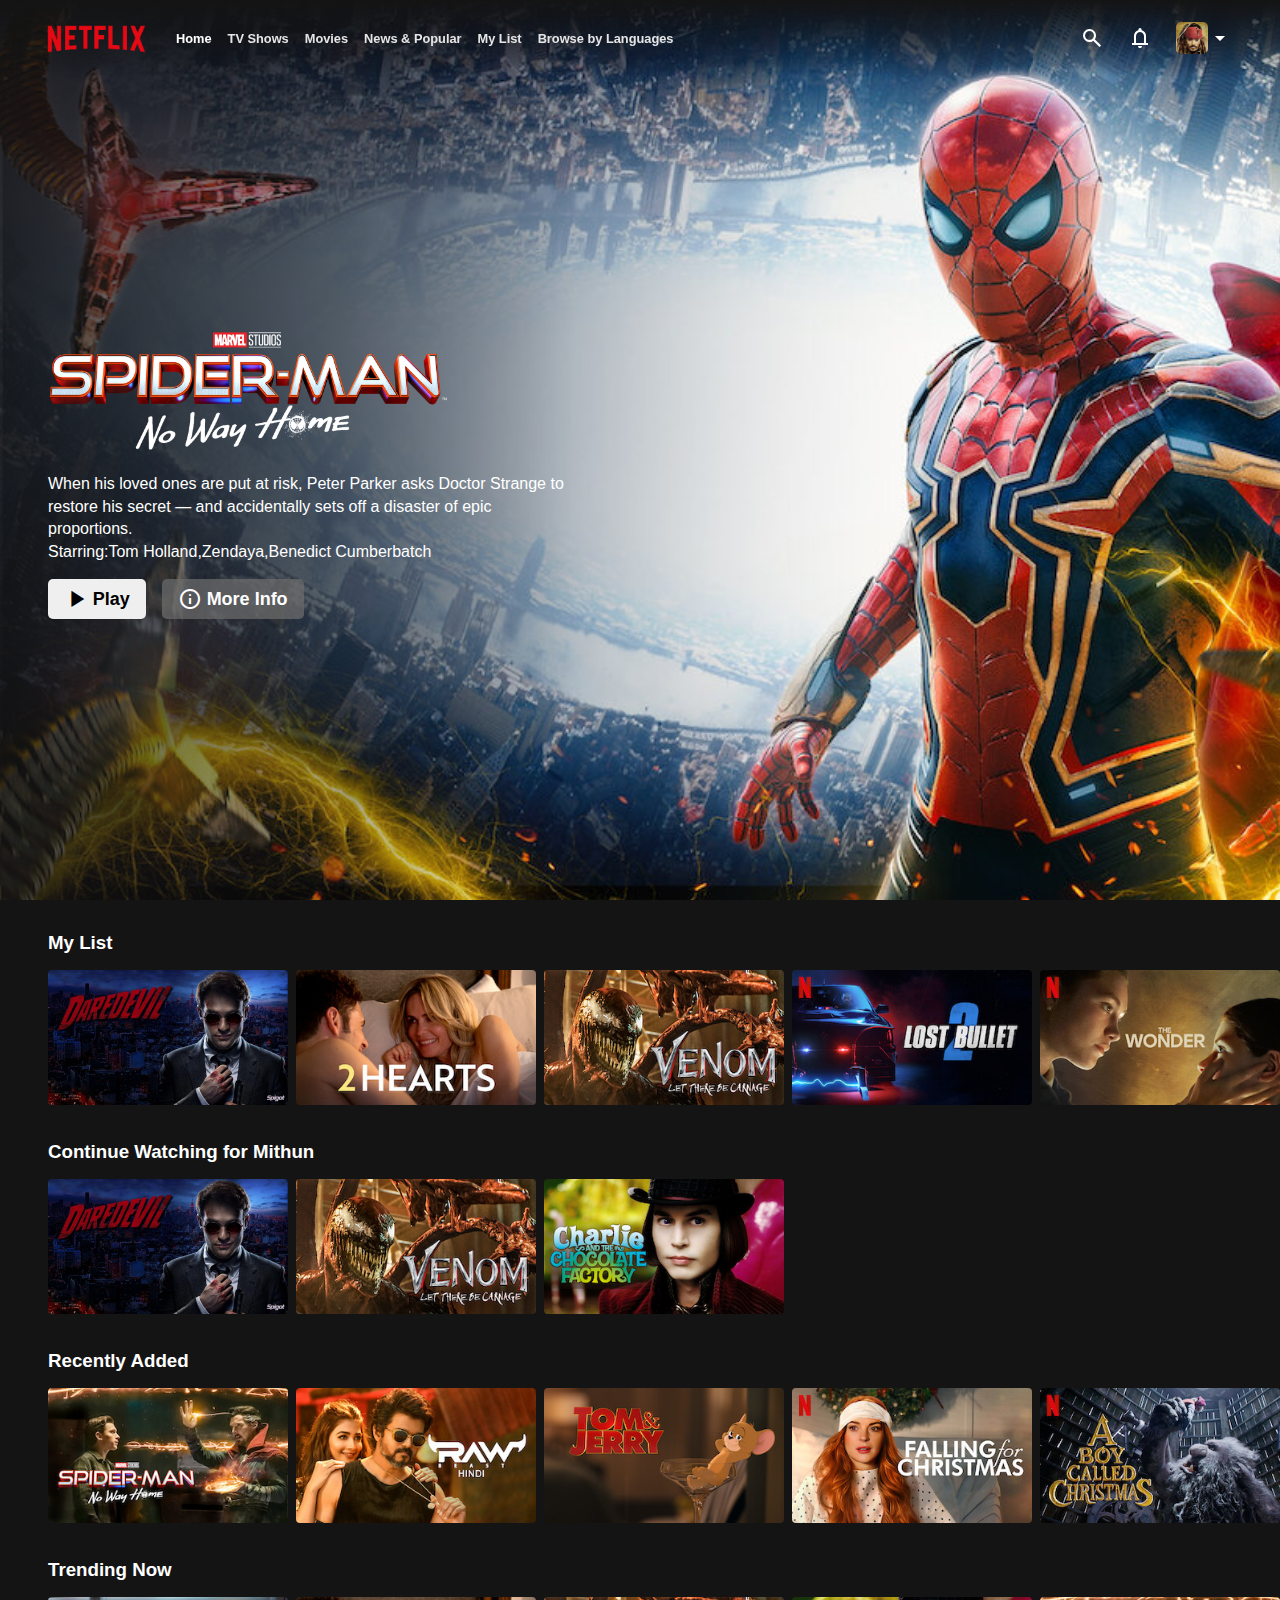
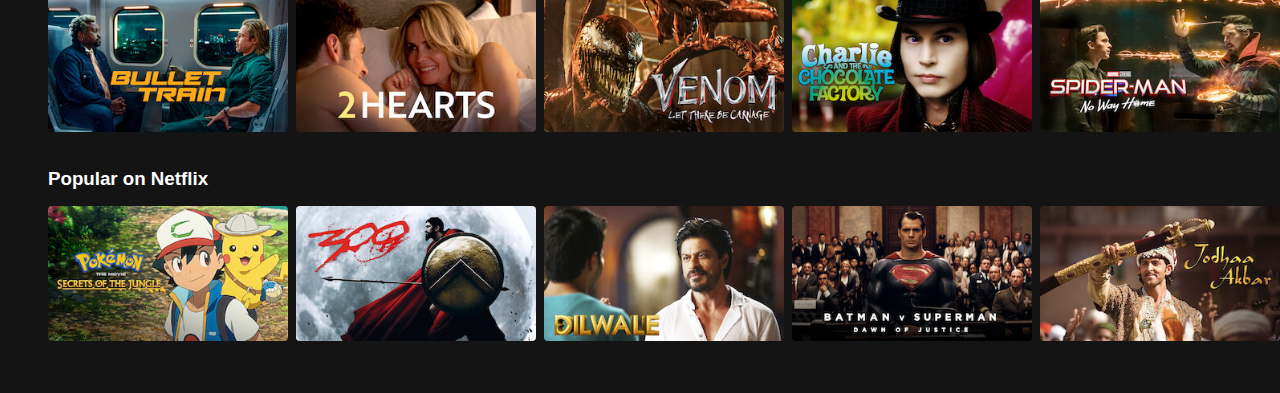
<file: index.html>
<!DOCTYPE html>
<html lang="en">
  <head>
    <meta charset="UTF-8" />
    <meta http-equiv="X-UA-Compatible" content="IE=edge" />
    <meta name="viewport" content="width=device-width, initial-scale=1" />
    <link rel="stylesheet" href="./netflix.css" />
    <title>Netflix</title>
    <link rel="shortcut icon" href="./favicon.svg" type="image/x-icon" />
    <link
      href="https://fonts.googleapis.com/css2?family=Material+Symbols+Outlined:opsz,wght,FILL,GRAD@20..48,100..700,0..1,-50..200"
      rel="stylesheet" />
  </head>
  <body>
    <nav class="navbar">
      <div class="link-section">
        <img src="./images/netflix-logo.png" alt="netflix-logo" />
        <div class="menu-items">
          <div class="menu-item">Home</div>
          <div class="menu-item">TV Shows</div>
          <div class="menu-item">Movies</div>
          <div class="menu-item">News & Popular</div>
          <div class="menu-item">My List</div>
          <div class="menu-item">Browse by Languages</div>
        </div>
      </div>

      <div class="profile-section">
        <span class="material-symbols-outlined"> search </span>
        <span class="material-symbols-outlined"> notifications </span>
        <span class="profile-pic-span">
          <img src="./images/icon.png" alt="icon" />
          <span class="material-symbols-outlined"> arrow_drop_down </span>
        </span>
      </div>
    </nav>
    <header>
      <div class="leftside-backdrop"></div>
      <div class="movie-dtl">
        <img src="images/spider.png" alt="" />
        <div class="movie-info">
          When his loved ones are put at risk, Peter Parker asks Doctor Strange to restore his secret — and accidentally sets off a disaster of epic proportions.
          <br><span class="start">Starring:</span>Tom Holland,Zendaya,Benedict Cumberbatch
        </div>
        <div class="movie-actions">
          <button class="button play-button">
            <span style="font-variation-settings: 'FILL' 1, 'wght' 700, 'GRAD' 0, 'opsz' 48;" class="material-symbols-outlined">
              play_arrow
            </span>
            <span>Play</span>
          </button>
          <button class="button info-button">
            <span class="material-symbols-outlined"> info </span
            ><span>More Info</span>
          </button>
        </div>
      </div>
      <div class="bottom-backdrop"></div>
    </header>
    <main>
      <div class="movie-lists">
        <h3>My List</h3>
        <div class="movie-list">
          <div class="movie-element">
            <img src="./images/thumbnails/3640117.jpg" alt="" />
          </div>
          <div class="movie-element">
            <img src="./images/thumbnails/001.jpg" alt="" />
          </div>
          <div class="movie-element">
            <img src="./images/thumbnails/002.jpg" alt="" />
          </div>
          <div class="movie-element">
            <img src="./images/thumbnails/003.jpg" alt="" />
          </div>
          <div class="movie-element">
            <img src="./images/thumbnails/004.jpg" alt="" />
          </div>
          <div class="movie-element">
            <img src="./images/thumbnails/005.jpg" alt="" />
          </div>
        </div>
      </div>
      <div class="movie-lists">
        <h3>Continue Watching for Mithun</h3>
        <div class="movie-list">
          <div class="movie-element">
            <img src="./images/thumbnails/3640117.jpg" alt="" />
          </div>
          <div class="movie-element">
            <img src="./images/thumbnails/002.jpg" alt="" />
          </div>
          <div class="movie-element">
            <img src="./images/thumbnails/006.jpg" alt="" />
          </div>
        </div>
      </div>
      <div class="movie-lists">
        <h3>Recently Added</h3>
        <div class="movie-list">
          <div class="movie-element">
            <img src="./images/thumbnails/007.jpg" alt="" />
          </div>
          <div class="movie-element">
            <img src="./images/thumbnails/008.jpg" alt="" />
          </div>
          <div class="movie-element">
            <img src="./images/thumbnails/009.jpg" alt="" />
          </div>
          <div class="movie-element">
            <img src="./images/thumbnails/010.jpg" alt="" />
          </div>
          <div class="movie-element">
            <img src="./images/thumbnails/011.jpg" alt="" />
          </div>
          <div class="movie-element">
            <img src="./images/thumbnails/012.jpg" alt="" />
          </div>
        </div>
      </div>
      <div class="movie-lists">
        <h3>Trending Now</h3>
        <div class="movie-list">
          <div class="movie-element">
            <img src="./images/thumbnails/013.jpg" alt="" />
          </div>
          <div class="movie-element">
            <img src="./images/thumbnails/001.jpg" alt="" />
          </div>
          <div class="movie-element">
            <img src="./images/thumbnails/002.jpg" alt="" />
          </div>
          <div class="movie-element">
            <img src="./images/thumbnails/006.jpg" alt="" />
          </div>
          <div class="movie-element">
            <img src="./images/thumbnails/007.jpg" alt="" />
          </div>
          <div class="movie-element">
            <img src="./images/thumbnails/009.jpg" alt="" />
          </div>
        </div>
      </div>
      <div class="movie-lists">
        <h3>Popular on Netflix</h3>
        <div class="movie-list">
          <div class="movie-element">
            <img src="./images/thumbnails/014.jpg" alt="" />
          </div>
          <div class="movie-element">
            <img src="./images/thumbnails/015.jpg" alt="" />
          </div>
          <div class="movie-element">
            <img src="./images/thumbnails/016.jpg" alt="" />
          </div>
          <div class="movie-element">
            <img src="./images/thumbnails/017.jpg" alt="" />
          </div>
          <div class="movie-element">
            <img src="./images/thumbnails/018.jpg" alt="" />
          </div>
          <div class="movie-element">
            <img src="./images/thumbnails/019.jpg" alt="" />
          </div>
        </div>
      </div>
    </main>
  </body>
</html>
</file>
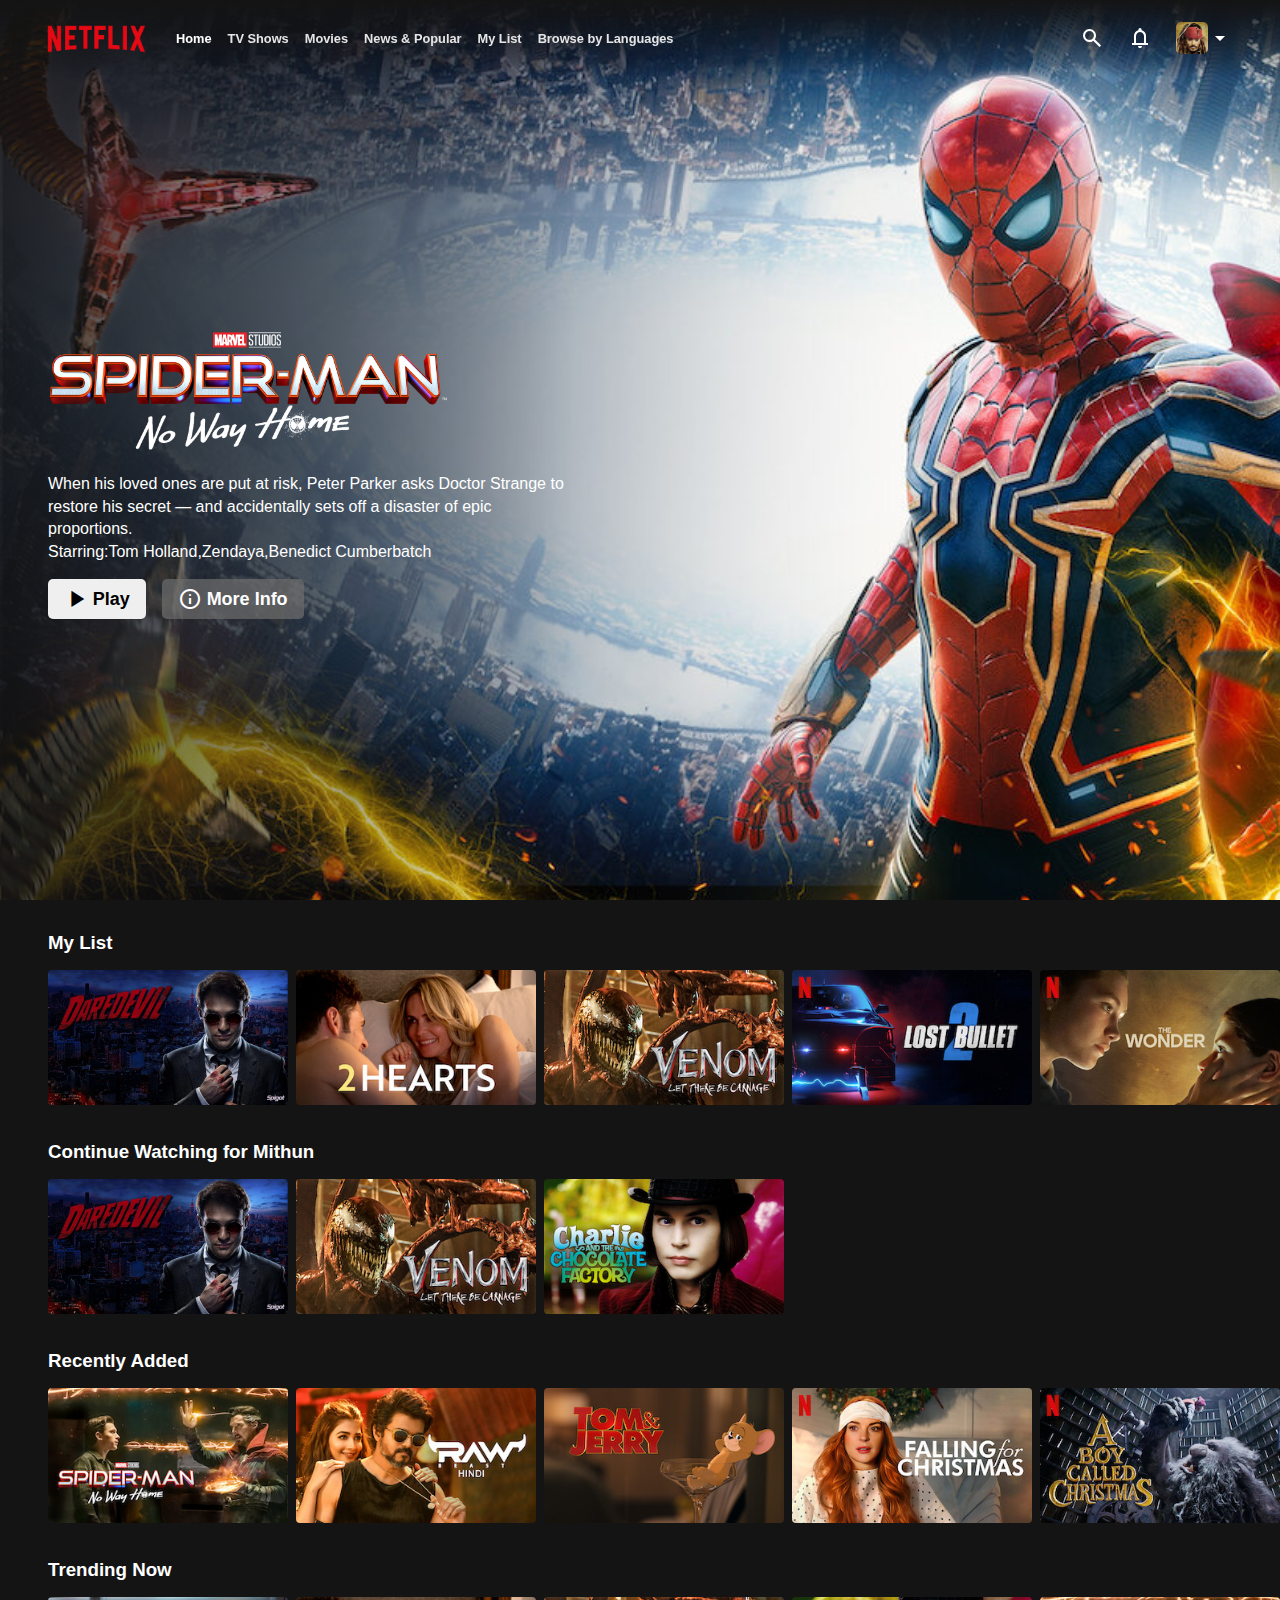
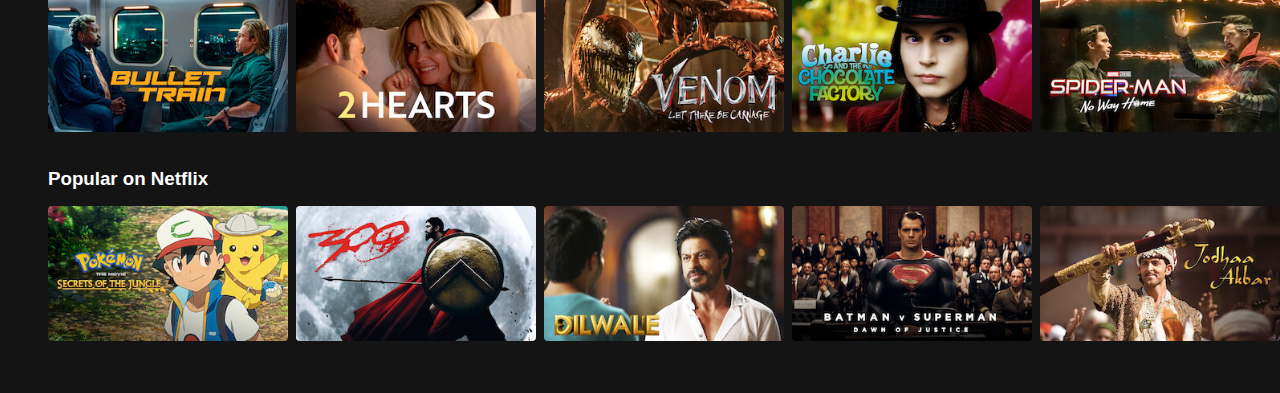
<file: Netflix.html>
<!DOCTYPE html>
<html lang="en">
  <head>
    <meta charset="UTF-8" />
    <meta http-equiv="X-UA-Compatible" content="IE=edge" />
    <meta name="viewport" content="width=device-width, initial-scale=1" />
    <link rel="stylesheet" href="./netflix.css" />
    <title>Netflix</title>
    <link rel="shortcut icon" href="./favicon.svg" type="image/x-icon" />
    <link
      href="https://fonts.googleapis.com/css2?family=Material+Symbols+Outlined:opsz,wght,FILL,GRAD@20..48,100..700,0..1,-50..200"
      rel="stylesheet" />
  </head>
  <body>
    <nav class="navbar">
      <div class="link-section">
        <img src="./images/netflix-logo.png" alt="netflix-logo" />
        <div class="menu-items">
          <div class="menu-item">Home</div>
          <div class="menu-item">TV Shows</div>
          <div class="menu-item">Movies</div>
          <div class="menu-item">News & Popular</div>
          <div class="menu-item">My List</div>
          <div class="menu-item">Browse by Languages</div>
        </div>
      </div>

      <div class="profile-section">
        <span class="material-symbols-outlined"> search </span>
        <span class="material-symbols-outlined"> notifications </span>
        <span class="profile-pic-span">
          <img src="./images/icon.png" alt="icon" />
          <span class="material-symbols-outlined"> arrow_drop_down </span>
        </span>
      </div>
    </nav>
    <header>
      <div class="leftside-backdrop"></div>
      <div class="movie-dtl">
        <img src="images/spider.png" alt="" />
        <div class="movie-info">
          When his loved ones are put at risk, Peter Parker asks Doctor Strange to restore his secret — and accidentally sets off a disaster of epic proportions.
          <br><span class="start">Starring:</span>Tom Holland,Zendaya,Benedict Cumberbatch
        </div>
        <div class="movie-actions">
          <button class="button play-button">
            <span style="font-variation-settings: 'FILL' 1, 'wght' 700, 'GRAD' 0, 'opsz' 48;" class="material-symbols-outlined">
              play_arrow
            </span>
            <span>Play</span>
          </button>
          <button class="button info-button">
            <span class="material-symbols-outlined"> info </span
            ><span>More Info</span>
          </button>
        </div>
      </div>
      <div class="bottom-backdrop"></div>
    </header>
    <main>
      <div class="movie-lists">
        <h3>My List</h3>
        <div class="movie-list">
          <div class="movie-element">
            <img src="./images/thumbnails/3640117.jpg" alt="" />
          </div>
          <div class="movie-element">
            <img src="./images/thumbnails/001.jpg" alt="" />
          </div>
          <div class="movie-element">
            <img src="./images/thumbnails/002.jpg" alt="" />
          </div>
          <div class="movie-element">
            <img src="./images/thumbnails/003.jpg" alt="" />
          </div>
          <div class="movie-element">
            <img src="./images/thumbnails/004.jpg" alt="" />
          </div>
          <div class="movie-element">
            <img src="./images/thumbnails/005.jpg" alt="" />
          </div>
        </div>
      </div>
      <div class="movie-lists">
        <h3>Continue Watching for Mithun</h3>
        <div class="movie-list">
          <div class="movie-element">
            <img src="./images/thumbnails/3640117.jpg" alt="" />
          </div>
          <div class="movie-element">
            <img src="./images/thumbnails/002.jpg" alt="" />
          </div>
          <div class="movie-element">
            <img src="./images/thumbnails/006.jpg" alt="" />
          </div>
        </div>
      </div>
      <div class="movie-lists">
        <h3>Recently Added</h3>
        <div class="movie-list">
          <div class="movie-element">
            <img src="./images/thumbnails/007.jpg" alt="" />
          </div>
          <div class="movie-element">
            <img src="./images/thumbnails/008.jpg" alt="" />
          </div>
          <div class="movie-element">
            <img src="./images/thumbnails/009.jpg" alt="" />
          </div>
          <div class="movie-element">
            <img src="./images/thumbnails/010.jpg" alt="" />
          </div>
          <div class="movie-element">
            <img src="./images/thumbnails/011.jpg" alt="" />
          </div>
          <div class="movie-element">
            <img src="./images/thumbnails/012.jpg" alt="" />
          </div>
        </div>
      </div>
      <div class="movie-lists">
        <h3>Trending Now</h3>
        <div class="movie-list">
          <div class="movie-element">
            <img src="./images/thumbnails/013.jpg" alt="" />
          </div>
          <div class="movie-element">
            <img src="./images/thumbnails/001.jpg" alt="" />
          </div>
          <div class="movie-element">
            <img src="./images/thumbnails/002.jpg" alt="" />
          </div>
          <div class="movie-element">
            <img src="./images/thumbnails/006.jpg" alt="" />
          </div>
          <div class="movie-element">
            <img src="./images/thumbnails/007.jpg" alt="" />
          </div>
          <div class="movie-element">
            <img src="./images/thumbnails/009.jpg" alt="" />
          </div>
        </div>
      </div>
      <div class="movie-lists">
        <h3>Popular on Netflix</h3>
        <div class="movie-list">
          <div class="movie-element">
            <img src="./images/thumbnails/014.jpg" alt="" />
          </div>
          <div class="movie-element">
            <img src="./images/thumbnails/015.jpg" alt="" />
          </div>
          <div class="movie-element">
            <img src="./images/thumbnails/016.jpg" alt="" />
          </div>
          <div class="movie-element">
            <img src="./images/thumbnails/017.jpg" alt="" />
          </div>
          <div class="movie-element">
            <img src="./images/thumbnails/018.jpg" alt="" />
          </div>
          <div class="movie-element">
            <img src="./images/thumbnails/019.jpg" alt="" />
          </div>
        </div>
      </div>
    </main>
  </body>
</html>
</file>
<file: netflix.css>
* {
    margin: 0;
    padding: 0;
    text-decoration: none;
    box-sizing: border-box;
  }
  body {
    font-family: Arial, Helvetica, sans-serif;
    background-color: #141414;
    color: white;
   
  }

  .navbar {
    padding: 0rem 2rem;
    background: linear-gradient(
      to bottom,
      rgba(20, 20, 20, 1),
      rgba(20, 20, 20, 0)
    );
    display: flex;
    align-items: center;
    justify-content: space-between;
    position: fixed;
    width: 100%;
    font-size: 0.8rem;
    font-weight: bold;
    z-index: 5;
  }
  
  .navbar img {
    width: 8rem;
  }
  .link-section {
    display: flex;
    align-items: center;
  }
  .menu-items {
    display: flex;
    gap: 1rem;
    margin-left: 1rem;
    cursor: pointer;
  }
  .menu-item {
    color: #e5e5e5;
  }
  .menu-item:first-child {
    color: #fff;
  }
  .menu-item:hover {
    color: #b1b1b1;
  }
  
  .profile-section {
    margin-right: 1rem;
    display: flex;
    align-items: center;
    gap: 1.5rem;
    cursor: pointer;
  }
  .profile-section img {
    width: 2rem;
    border-radius: 5px;
  }
  .profile-pic-span {
    display: flex;
    align-items: center;
  }
  header {
    background-image: url("./images/wallpapersden.com_spider-man-no-way-home-hd-poster_wxl.jpg");
    
    height: 100vh;
    background-repeat: no-repeat;
    background-size: cover;
    display: flex;
    align-items: center;
    position: relative;
  }
    /* backdrops */
    .leftside-backdrop {
      height: 100vh;
      width: 36rem;
      position: absolute;
      z-index: 3;
      background: linear-gradient(
        to right,
        rgba(20, 20, 20, 0.8),
        rgba(20, 20, 20, 0)
      );
    }
  .movie-dtl {
    z-index: 4;
    width: 33rem;
    margin-left: 3rem;
    line-height: 1.4rem;
    font-size: 1rem;
  }
  .movie-dtl img {
    width: 25rem;
    margin-bottom: 1rem;
  }
  span .start{
    opacity: .6;
  }

  .movie-actions {
    margin-top: 1rem;
    display: flex;
    gap: 1rem;
  }
  
  
  .button {
    display: flex;
    align-items: center;
    padding: 0.5rem 1rem;
    font-weight: bold;
    font-size: large;
    border-radius: 5px;
    border: none;
    gap: 0.3rem;
    cursor: pointer;
  }
  .play-button:hover {
    background-color: rgba(255, 255, 255, 0.75);
  }
  .info-button {
    background-color: rgba(109, 109, 110, 0.7);
    color: #fff;
  }
  .info-button:hover {
    background-color: rgba(109, 109, 110, 0.4);
  }
  main {
    margin: 1rem 0 3rem 3rem;  
  }
  .movie-lists{
      margin-top: 2rem;
  }
  .movie-list {
    display: flex;
    gap: 0.5rem;
    margin-top: 1rem;
    overflow-x: scroll;
  }
  .movie-list::-webkit-scrollbar {
    display: none;
  }
  .movie-element img {
    width: 15rem;
    border-radius: 4px;
    cursor: pointer;
  }
</file>
